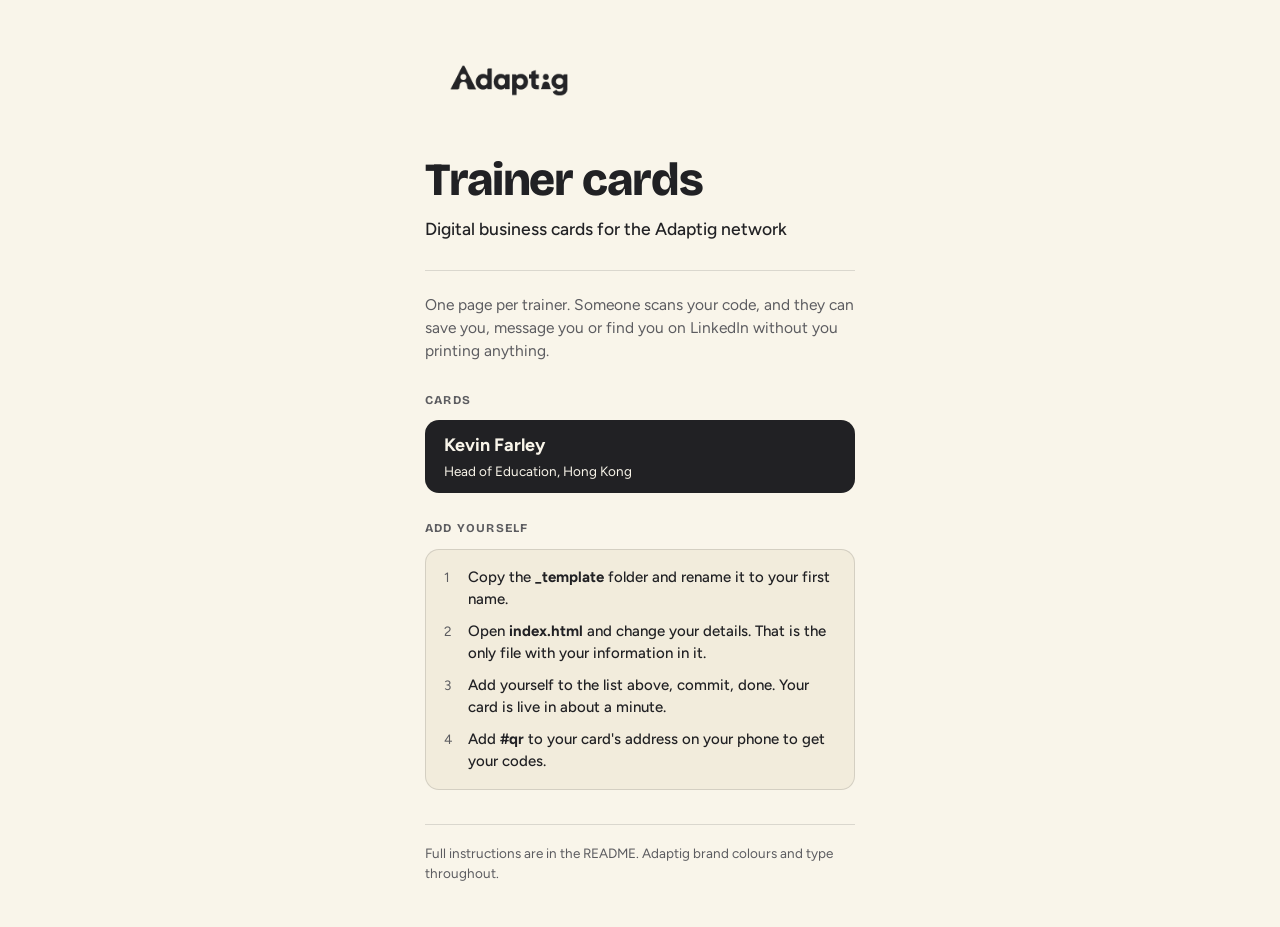
<file: index.html>
<!DOCTYPE html>
<html lang="en">
<head>
<meta charset="utf-8">
<meta name="viewport" content="width=device-width, initial-scale=1, viewport-fit=cover">
<title>Adaptig trainer cards</title>
<meta name="description" content="Digital business cards for Adaptig trainers. Scan, save, get in touch.">
<meta name="theme-color" content="#f9f5ea">
<link rel="icon" href="data:image/svg+xml,%3Csvg xmlns=%27http://www.w3.org/2000/svg%27 viewBox=%270 0 100 100%27%3E%3Crect width=%27100%27 height=%27100%27 rx=%2722%27 fill=%27%23212124%27/%3E%3Ccircle cx=%2750%27 cy=%2750%27 r=%2716%27 fill=%27%23fa5929%27/%3E%3C/svg%3E">
<link rel="preconnect" href="https://fonts.googleapis.com">
<link rel="preconnect" href="https://fonts.gstatic.com" crossorigin>
<link href="https://fonts.googleapis.com/css2?family=Bricolage+Grotesque:opsz,wght@12..96,400;12..96,700;12..96,800&family=Figtree:wght@400;500;700&display=swap" rel="stylesheet">
<link rel="stylesheet" href="assets/card.css">
</head>
<body>

<main class="card">
  <div class="logo" role="img" aria-label="Adaptig"></div>
  <h1>Trainer cards</h1>
  <p class="role">Digital business cards for the Adaptig network</p>
  <hr class="rule">
  <p class="blurb">One page per trainer. Someone scans your code, and they can save you, message you or find you on LinkedIn without you printing anything.</p>

  <p class="label">Cards</p>
  <div class="stack">
    <a class="btn btn--charcoal" href="kevin/">
      <span class="txt">Kevin Farley<span class="sub">Head of Education, Hong Kong</span></span>
    </a>
  </div>

  <div class="spacer"></div>

  <p class="label">Add yourself</p>
  <div class="details">
    <dl>
      <dt>1</dt><dd>Copy the <strong>_template</strong> folder and rename it to your first name.</dd>
      <dt>2</dt><dd>Open <strong>index.html</strong> and change your details. That is the only file with your information in it.</dd>
      <dt>3</dt><dd>Add yourself to the list above, commit, done. Your card is live in about a minute.</dd>
      <dt>4</dt><dd>Add <strong>#qr</strong> to your card's address on your phone to get your codes.</dd>
    </dl>
  </div>

  <footer>
    Full instructions are in the README. Adaptig brand colours and type throughout.
  </footer>
</main>

</body>
</html>
</file>
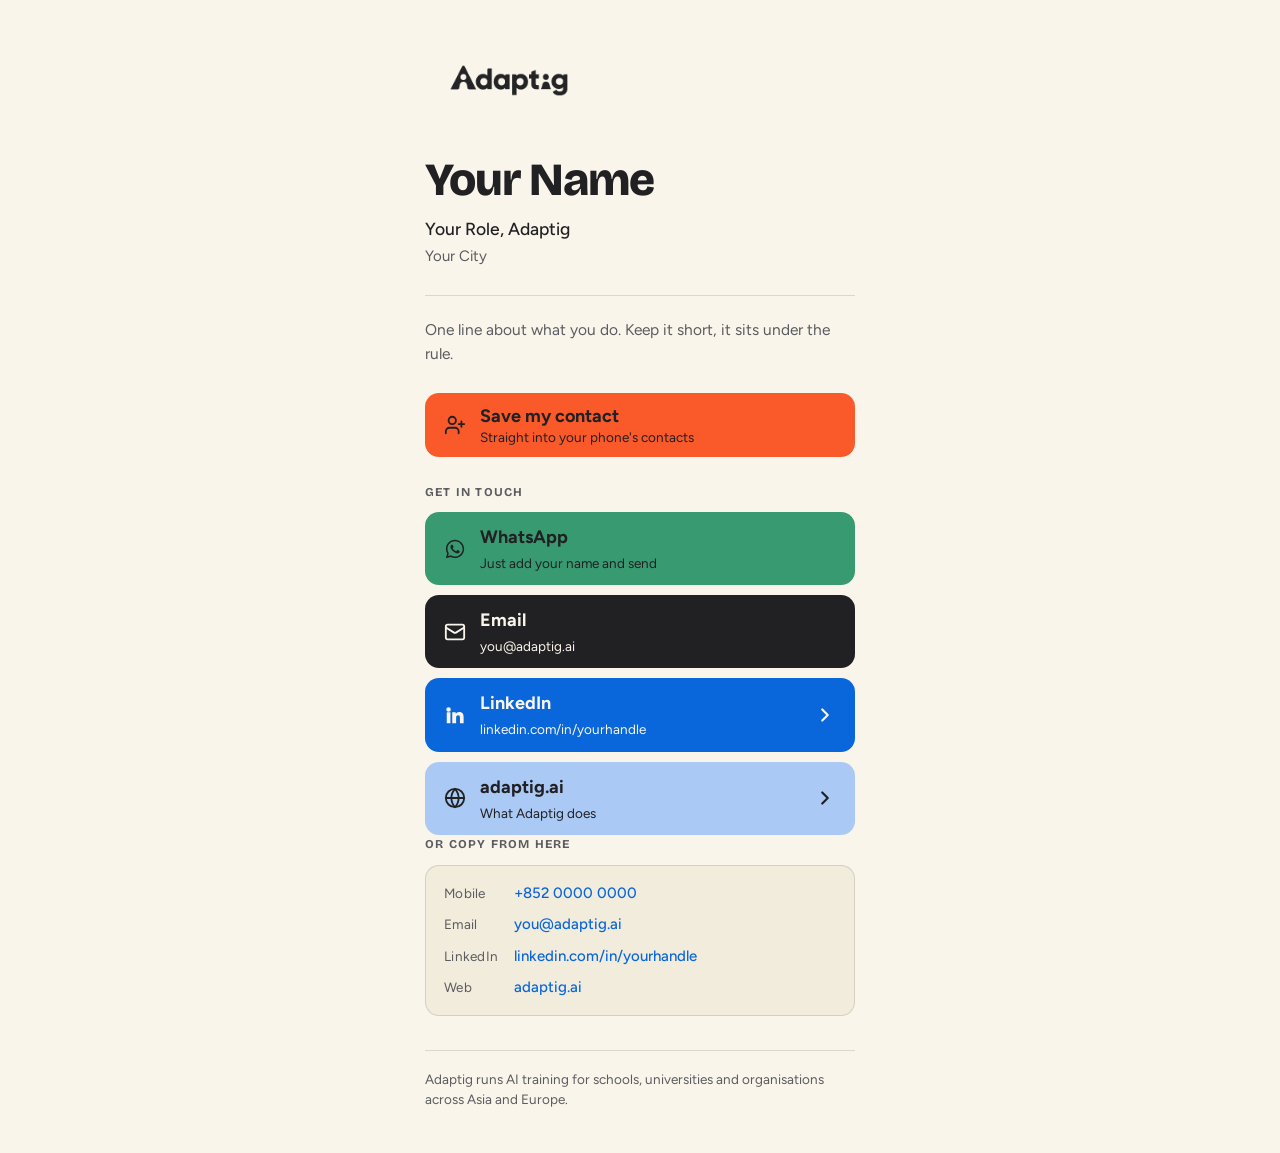
<file: _template/index.html>
<!DOCTYPE html>
<html lang="en">
<head>
<meta charset="utf-8">
<meta name="viewport" content="width=device-width, initial-scale=1, viewport-fit=cover">

<!-- ============================================================
     COPY THIS FILE to make your own card. Everything you need to
     change is in this file and nowhere else: the four lines below,
     and the card markup in <main>. There is no config file.
     ============================================================ -->
<title>Your Name — Adaptig</title>
<meta name="description" content="Your Name, Your Role at Adaptig. One line about what you do. Your City.">
<meta property="og:title" content="Your Name — Your Role, Adaptig">
<meta property="og:description" content="One line about what you do. Your City.">

<meta property="og:type" content="profile">
<meta name="theme-color" content="#f9f5ea">
<link rel="icon" href="data:image/svg+xml,%3Csvg xmlns=%27http://www.w3.org/2000/svg%27 viewBox=%270 0 100 100%27%3E%3Crect width=%27100%27 height=%27100%27 rx=%2722%27 fill=%27%23212124%27/%3E%3Ccircle cx=%2750%27 cy=%2750%27 r=%2716%27 fill=%27%23fa5929%27/%3E%3C/svg%3E">
<link rel="preconnect" href="https://fonts.googleapis.com">
<link rel="preconnect" href="https://fonts.gstatic.com" crossorigin>
<link href="https://fonts.googleapis.com/css2?family=Bricolage+Grotesque:opsz,wght@12..96,700;12..96,800&family=Figtree:wght@400;500;700&display=swap" rel="stylesheet">
<link rel="stylesheet" href="../assets/card.css">
</head>
<body>

<!-- data-whatsapp : digits only, no plus, no spaces. Delete it to hide the button.
     data-event    : optional venue named in the pre-written message. Usually empty.
     data-opener   : optional. "none" for no pre-written message, or your own text.
     data-subject  : optional. Your own email subject, or "none". -->
<main class="card" id="card" data-whatsapp="85200000000" data-event="">

  <div class="logo" role="img" aria-label="Adaptig"></div>

  <h1 data-field="name">Your Name</h1>
  <p class="role"><span data-field="role">Your Role</span>, <span data-field="org">Adaptig</span></p>
  <p class="meta" data-field="city">Your City</p>

  <hr class="rule">

  <p class="blurb">One line about what you do. Keep it short, it sits under the rule.</p>

  <!-- The buttons are built here. Without JavaScript this stays empty and the
       details below carry the whole card, which is why they are always shown. -->
  <div id="actions"></div>

  <p class="label">Or copy from here</p>
  <div class="details">
    <dl>
      <dt>Mobile</dt>
      <dd><a data-field="phone" href="tel:+85200000000">+852 0000 0000</a></dd>
      <dt>Email</dt>
      <dd><a data-field="email" href="mailto:you@adaptig.ai">you@adaptig.ai</a></dd>
      <dt>LinkedIn</dt>
      <dd><a data-field="linkedin" href="https://www.linkedin.com/in/yourhandle/">linkedin.com/in/yourhandle</a></dd>
      <dt>Web</dt>
      <dd><a data-field="web" href="https://adaptig.ai">adaptig.ai</a></dd>
    </dl>
    <p class="note" id="note" role="status" aria-live="polite" hidden></p>
  </div>

  <footer>
    Adaptig runs AI training for schools, universities and organisations across Asia and Europe.
  </footer>

</main>

<!-- Your own QR codes, at #qr on this same page. Nothing here needs editing. -->
<section class="qrview" id="qrview" hidden aria-label="My QR codes">
  <div class="qrhead-row">
    <div class="logo logo--sm" role="img" aria-label="Adaptig"></div>
    <a class="qrback" href="#">Back to card</a>
  </div>

  <div class="qrwrap">
    <div class="qrstage" id="qrstage" role="button" tabindex="0"
         aria-pressed="false" aria-label="Tap to fill the screen">
      <div id="qr"></div>
      <div class="qrmark" aria-hidden="true"><i></i></div>
    </div>
    <p class="qrtap">Tap the code to fill the screen</p>
  </div>

  <p class="qrhead" id="qrhead">Scan to open my card</p>
  <p class="qrsub" id="qrsub">Save my contact, WhatsApp, email, LinkedIn. They pick.</p>

  <p class="note" id="qrfail" hidden>The code generator did not load. Reload the page.</p>

  <div class="details">
    <dl>
      <dt>Use it</dt><dd>Show this screen. They point their camera at it.</dd>
      <dt>Keep it</dt><dd>Press and hold the code to save it to your photos, then set it as a lock screen.</dd>
      <dt>Event</dt><dd id="qrevent"></dd>
      <dt>Link</dt><dd id="qrlink"></dd>
    </dl>
  </div>
</section>

<script src="../assets/qr.js"></script>
<script src="../assets/card.js"></script>
</body>
</html>
</file>
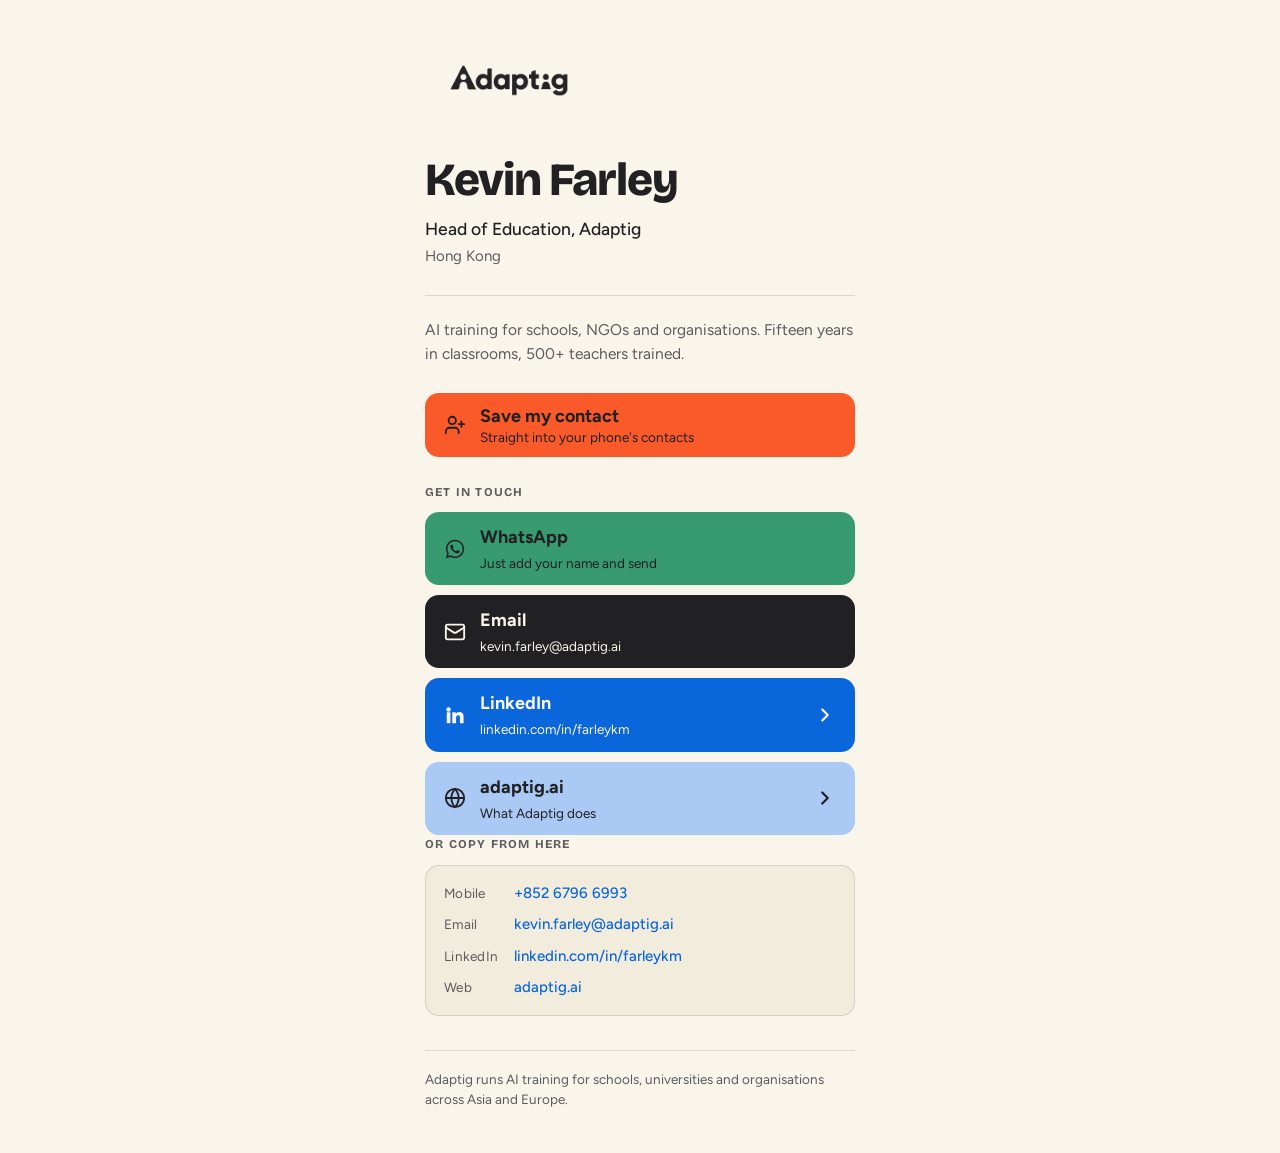
<file: kevin/index.html>
<!DOCTYPE html>
<html lang="en">
<head>
<meta charset="utf-8">
<meta name="viewport" content="width=device-width, initial-scale=1, viewport-fit=cover">

<!-- ============================================================
     COPY THIS FILE to make your own card. Everything you need to
     change is in this file and nowhere else: the four lines below,
     and the card markup in <main>. There is no config file.
     ============================================================ -->
<title>Kevin Farley — Adaptig</title>
<meta name="description" content="Kevin Farley, Head of Education at Adaptig. AI training for schools, NGOs and organisations. Hong Kong.">
<meta property="og:title" content="Kevin Farley — Head of Education, Adaptig">
<meta property="og:description" content="AI training for schools, NGOs and organisations. Hong Kong.">

<meta property="og:type" content="profile">
<meta name="theme-color" content="#f9f5ea">
<link rel="icon" href="data:image/svg+xml,%3Csvg xmlns=%27http://www.w3.org/2000/svg%27 viewBox=%270 0 100 100%27%3E%3Crect width=%27100%27 height=%27100%27 rx=%2722%27 fill=%27%23212124%27/%3E%3Ccircle cx=%2750%27 cy=%2750%27 r=%2716%27 fill=%27%23fa5929%27/%3E%3C/svg%3E">
<link rel="preconnect" href="https://fonts.googleapis.com">
<link rel="preconnect" href="https://fonts.gstatic.com" crossorigin>
<link href="https://fonts.googleapis.com/css2?family=Bricolage+Grotesque:opsz,wght@12..96,700;12..96,800&family=Figtree:wght@400;500;700&display=swap" rel="stylesheet">
<link rel="stylesheet" href="../assets/card.css">
</head>
<body>

<!-- data-whatsapp : digits only, no plus, no spaces. Delete it to hide the button.
     data-event    : optional venue named in the pre-written message. Usually empty. -->
<main class="card" id="card" data-whatsapp="85267966993" data-event="">

  <div class="logo" role="img" aria-label="Adaptig"></div>

  <h1 data-field="name">Kevin Farley</h1>
  <p class="role"><span data-field="role">Head of Education</span>, <span data-field="org">Adaptig</span></p>
  <p class="meta" data-field="city">Hong Kong</p>

  <hr class="rule">

  <p class="blurb">AI training for schools, NGOs and organisations. Fifteen years in classrooms, 500+ teachers trained.</p>

  <!-- The buttons are built here. Without JavaScript this stays empty and the
       details below carry the whole card, which is why they are always shown. -->
  <div id="actions"></div>

  <p class="label">Or copy from here</p>
  <div class="details">
    <dl>
      <dt>Mobile</dt>
      <dd><a data-field="phone" href="tel:+85267966993">+852 6796 6993</a></dd>
      <dt>Email</dt>
      <dd><a data-field="email" href="mailto:kevin.farley@adaptig.ai">kevin.farley@adaptig.ai</a></dd>
      <dt>LinkedIn</dt>
      <dd><a data-field="linkedin" href="https://www.linkedin.com/in/farleykm/">linkedin.com/in/farleykm</a></dd>
      <dt>Web</dt>
      <dd><a data-field="web" href="https://adaptig.ai">adaptig.ai</a></dd>
    </dl>
    <p class="note" id="note" role="status" aria-live="polite" hidden></p>
  </div>

  <footer>
    Adaptig runs AI training for schools, universities and organisations across Asia and Europe.
  </footer>

</main>

<!-- Your own QR codes, at #qr on this same page. Nothing here needs editing. -->
<section class="qrview" id="qrview" hidden aria-label="My QR codes">
  <div class="qrhead-row">
    <div class="logo logo--sm" role="img" aria-label="Adaptig"></div>
    <a class="qrback" href="#">Back to card</a>
  </div>

  <div class="qrwrap">
    <div class="qrstage" id="qrstage" role="button" tabindex="0"
         aria-pressed="false" aria-label="Tap to fill the screen">
      <div id="qr"></div>
      <div class="qrmark" aria-hidden="true"><i></i></div>
    </div>
    <p class="qrtap">Tap the code to fill the screen</p>
  </div>

  <p class="qrhead" id="qrhead">Scan to open my card</p>
  <p class="qrsub" id="qrsub">Save my contact, WhatsApp, email, LinkedIn. They pick.</p>

  <p class="note" id="qrfail" hidden>The code generator did not load. Reload the page.</p>

  <div class="details">
    <dl>
      <dt>Use it</dt><dd>Show this screen. They point their camera at it.</dd>
      <dt>Keep it</dt><dd>Press and hold the code to save it to your photos, then set it as a lock screen.</dd>
      <dt>Event</dt><dd id="qrevent"></dd>
      <dt>Link</dt><dd id="qrlink"></dd>
    </dl>
  </div>
</section>

<script src="../assets/qr.js"></script>
<script src="../assets/card.js"></script>
</body>
</html>
</file>
<file: assets/card.css>
/* Adaptig trainer card — shared styles.

   Six brand colours, no seventh. Bricolage Grotesque and Figtree are the
   open-licence stand-ins for Proxima Nova, which is licensed to Adaptig and
   cannot be redistributed in a public repository.

   One deliberate derived value: --green-aa. Leaf Green at full strength gives
   charcoal text 4.36:1, just under the 4.5:1 that WCAG AA asks for. It is
   lifted 4% toward white, which the brand pack allows ("tints of these six are
   allowed"), to reach 4.61:1. Every button below clears AA on both its title
   and its sub-label; the numbers are in the comment beside each one. */

:root{
  --paper-beige:#f9f5ea;
  --paper-deep:#f2ecdc;
  --charcoal:#212124;
  --orange:#fa5929;
  --aqua:#0a66db;
  --green:#30966b;
  --green-aa:#389a71;   /* Leaf Green + 4% white, so charcoal clears AA */
  --sky:#abc9f5;
  --rule:rgba(33,33,36,.14);
  --ink-soft:#5c5c60;   /* 7.0:1 on paper beige */
  --font-display:'Bricolage Grotesque',-apple-system,BlinkMacSystemFont,'Segoe UI',sans-serif;
  --font-body:'Figtree',-apple-system,BlinkMacSystemFont,'Segoe UI',sans-serif;
  color-scheme: light;
}

*{box-sizing:border-box}
html{-webkit-text-size-adjust:100%}
body{
  margin:0;
  background:var(--paper-beige);
  color:var(--charcoal);
  font-family:var(--font-body);
  font-size:16px;
  line-height:1.5;
  -webkit-font-smoothing:antialiased;
  display:flex;
  justify-content:center;
  padding:0 20px calc(44px + env(safe-area-inset-bottom));
}
body.qrmode{padding-bottom:24px}

.card,.qrview{
  width:100%;
  max-width:430px;
  padding-top:calc(40px + env(safe-area-inset-top));
}
[hidden]{display:none!important}

/* ---------- header ---------- */
.logo{
  display:block;width:168px;margin:0 0 36px;
  aspect-ratio:6501/3126;
  background:url("[data-uri]") left center/contain no-repeat;
}
.logo--sm{width:104px;margin:0}

h1{
  font-family:var(--font-display);
  font-weight:800;
  font-size:clamp(36px,10.5vw,46px);
  line-height:1.02;
  letter-spacing:-.024em;
  text-wrap:balance;
  margin:0 0 12px;
}
.role{font-size:17.5px;font-weight:500;margin:0}
.meta{font-size:15px;color:var(--ink-soft);margin:3px 0 0}

.rule{height:1px;background:var(--rule);border:0;margin:28px 0 22px}
.blurb{font-size:15.5px;color:var(--ink-soft);margin:0 0 28px}

/* ---------- sections ---------- */
.label{
  font-family:var(--font-display);
  font-size:12px;font-weight:700;
  letter-spacing:.1em;text-transform:uppercase;
  color:var(--ink-soft);
  margin:0 0 11px;
}
.stack{display:flex;flex-direction:column;gap:10px}
.spacer{height:26px}

/* ---------- buttons ----------
   Each colour means something rather than decorating: the loud accent goes to
   the action that matters most, and the two branded channels wear the colours
   people recognise before they read the word. Sub-labels carry no opacity —
   hierarchy comes from size and weight, so contrast never drops below the
   title's. */
.btn{
  display:flex;align-items:center;gap:14px;
  min-height:64px;padding:11px 18px;
  border-radius:14px;
  border:1.5px solid transparent;
  background:transparent;
  font-family:var(--font-body);
  font-size:18px;font-weight:700;
  text-decoration:none;width:100%;text-align:left;
  cursor:pointer;-webkit-tap-highlight-color:transparent;
  transition:transform .08s ease;
}
.btn:active{transform:translateY(1px)}
.btn:focus-visible{outline:3px solid var(--charcoal);outline-offset:3px}
.btn .ic{flex:0 0 22px;width:22px;height:22px;display:block}
.btn .txt{flex:1 1 auto;min-width:0}
.btn .sub{
  display:block;font-size:13.5px;font-weight:400;margin-top:2px;
  overflow:hidden;text-overflow:ellipsis;white-space:nowrap;
}
.btn .chev{flex:0 0 auto}

.btn--orange  {background:var(--orange);  color:var(--charcoal)}    /* 4.99:1 */
.btn--green   {background:var(--green-aa);color:var(--charcoal)}    /* 4.61:1 */
.btn--charcoal{background:var(--charcoal);color:var(--paper-beige)} /* 14.7:1 */
.btn--aqua    {background:var(--aqua);    color:var(--paper-beige)} /* 4.90:1 */
.btn--sky     {background:var(--sky);     color:var(--charcoal)}    /* 9.49:1 */
.btn--sky:focus-visible,.btn--charcoal:focus-visible{outline-color:var(--aqua)}

/* ---------- details panel ----------
   Always visible. It is the card when the script does not run, so it is never
   put behind a tap. */
.details{
  margin-top:12px;
  background:var(--paper-deep);
  border:1px solid var(--rule);
  border-radius:14px;
  padding:16px 18px;
  font-size:15px;
}
.details dl{margin:0;display:grid;grid-template-columns:auto 1fr;gap:9px 16px;align-items:baseline}
.details dt{color:var(--ink-soft);font-size:13.5px;letter-spacing:.02em}
.details dd{margin:0;font-weight:500;word-break:break-word;-webkit-user-select:text;user-select:text}
.details dd a{color:var(--aqua);text-decoration:none}
.details dd a:hover{text-decoration:underline}
.note{
  display:block;margin:14px 0 0;font-size:14px;
  font-weight:700;color:#1f6b4c;   /* Leaf Green shaded to 5.6:1 on paper deep */
}

footer{
  margin-top:34px;padding-top:18px;
  border-top:1px solid var(--rule);
  font-size:13.5px;color:var(--ink-soft);
}

/* ---------- the QR view (#qr) ---------- */
.qrhead-row{display:flex;align-items:center;justify-content:space-between;margin-bottom:26px}
.qrback{
  font-size:14.5px;font-weight:700;color:var(--aqua);text-decoration:none;
  padding:8px 4px;
}
.qrwrap{margin:20px 0}
.qrstage{
  position:relative;
  background:#fff;                 /* white ground scans better than beige */
  border:4px solid var(--charcoal);
  border-radius:20px;
  padding:10px;
  cursor:zoom-in;
}
.qrstage:focus-visible{outline:3px solid var(--aqua);outline-offset:3px}
.qrstage img{display:block;width:100%;height:auto;image-rendering:pixelated}
.qrtap{
  margin:10px 0 0;text-align:center;
  font-size:13.5px;color:var(--ink-soft);
}

/* The Adaptig mark in the middle of the code. It covers about 5% of the code
   area, against correction levels that reconstruct 15% (contact) and 25%
   (link) — three to five times the headroom needed. Do not enlarge it. */
.qrmark{
  position:absolute;
  top:50%;left:50%;
  transform:translate(-50%,-50%);
  width:20%;
  aspect-ratio:1/1;
  background:#fff;
  border-radius:14%;
  display:grid;place-items:center;
  pointer-events:none;
}
.qrmark i{
  display:block;width:72%;aspect-ratio:1/1;
  background:url("[data-uri]") center/contain no-repeat;
}

.qrhead{
  font-family:var(--font-display);font-weight:800;
  font-size:30px;color:var(--charcoal);margin:0 0 6px;
}
.qrsub{font-size:15.5px;color:var(--ink-soft);margin:0 0 24px}

/* Fullscreen: the biggest single win on a real scan. Plain white ground,
   nothing else on screen, modules as large as the display allows. */
.qrview.full{
  position:fixed;inset:0;z-index:100;
  max-width:none;padding:0;
  background:#fff;
  display:grid;place-items:center;
}
.qrview.full > *{display:none}
.qrview.full .qrwrap{
  display:block;margin:0;
  width:min(98vw,88vh);
}
.qrview.full .qrstage{
  border:0;border-radius:0;padding:0;cursor:zoom-out;
}
.qrview.full .qrtap{
  position:fixed;left:0;right:0;bottom:calc(14px + env(safe-area-inset-bottom));
  color:#6b6b70;
}

@media (prefers-reduced-motion: reduce){*{transition:none!important}}

@media (prefers-contrast: more){
  :root{--ink-soft:#3a3a3e;--rule:rgba(33,33,36,.3)}
  .btn{border-color:var(--charcoal)}
}
</file>
